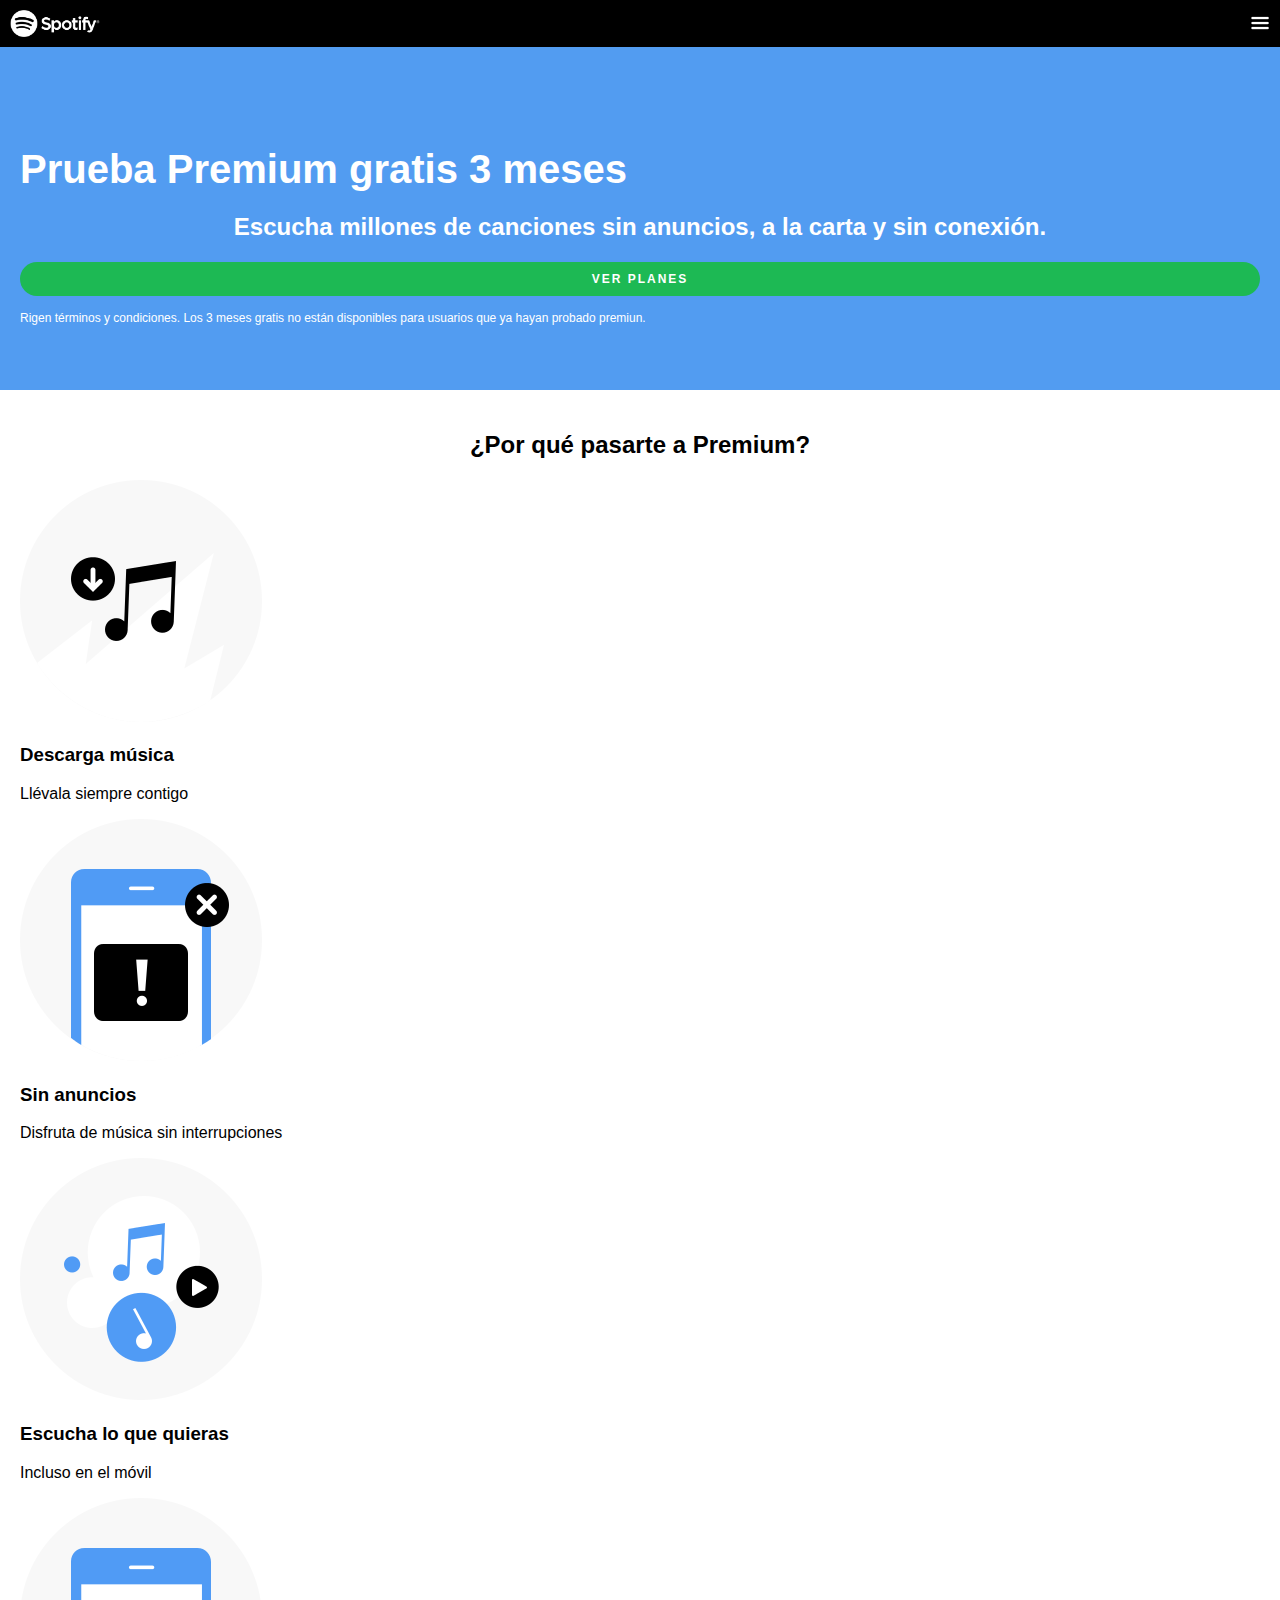
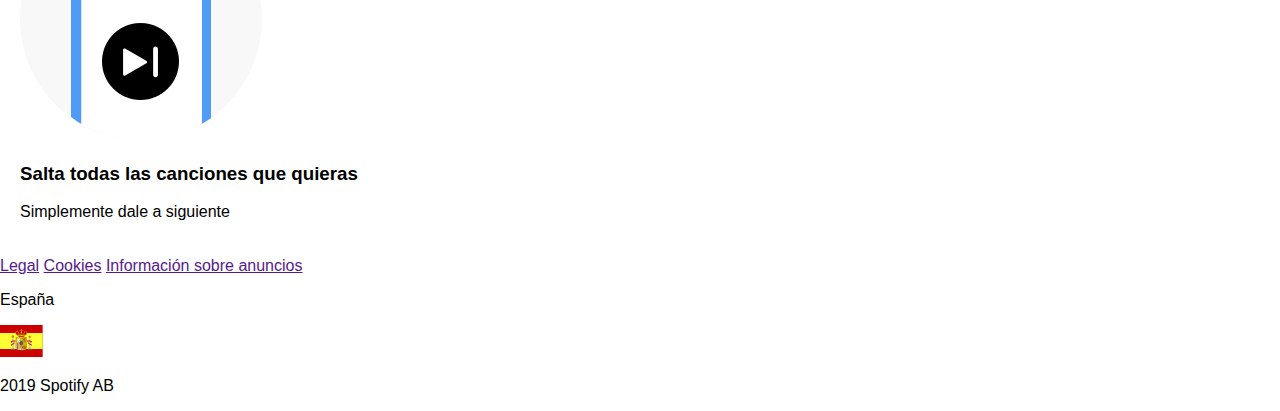
<file: index.html>
<!DOCTYPE html>
<html lang="es">

<head>
    <meta charset="UTF-8">
    <meta http-equiv="X-UA-Compatible" content="IE=edge">
    <meta name="viewport" content="width=device-width, initial-scale=1.0">
    <title>Spotify</title>
    <link rel="stylesheet" href="main.css">
</head>
<header>
    <img class="logo" src="./html-spotify/images/logo.png">
    <img class="menu" src="./html-spotify/images/menu-icon.png"> <!-- <nav> en móvil se muestra el icono hamburguesa
    <a href="">Premiun</a>
    <a href="">Ayuda</a>
    <a href="">Descargar</a>
    <a href="">Registrarse</a>
    <a href="">Iniciar sesión</a>
    </nav>-->
</header>

<body>
    <section class="section-1">
        <h1>Prueba Premium gratis 3 meses</h1>
        <h2>Escucha millones de canciones sin anuncios, a la carta y sin conexión.</h2>
        <button>VER PLANES</button>
        <p class="terminos">Rigen términos y condiciones. Los 3 meses gratis no están disponibles para usuarios que ya hayan probado
            premiun.
        </p>
    </section>
    <section class="section-2">
        <h2>¿Por qué pasarte a Premium?</h2>
        <article>
            <img src="./html-spotify/images/benefit-1.png" alt="nota musical para descargar música">
            <h3>Descarga música</h3>
            <p>Llévala siempre contigo</p>
        </article>
        <article>
            <img src="./html-spotify/images/benefit-2.png" alt="icono de sin anuncios">
            <h3>Sin anuncios</h3>
            <p>Disfruta de música sin interrupciones</p>
        </article>
        <article>
            <img src="./html-spotify/images/benefit-3.png" alt="iconos variados de música">
            <h3>Escucha lo que quieras</h3>
            <p>Incluso en el móvil</p>
        </article>
        <article>
            <img src="./html-spotify/images/benefit-4.png" alt="icono de saltar">
            <h3>Salta todas las canciones que quieras</h3>
            <p>Simplemente dale a siguiente</p>
        </article>
        <div></div>
    </section>
</body>

<footer>
    <nav>
        <a href="">Legal</a>
        <a href="">Cookies</a>
        <a href="">Información sobre anuncios</a>
    </nav>
    <div class="copyright">
        <p>España</p>
        <img src="./html-spotify/images/es.svg">
        <p>2019 Spotify AB</p>
    </div>
</footer>

</html>
</file>
<file: main.css>
* {
    padding: 0;
}

header {
    background-color: black;
    color: white;
    display: flex;
    flex-direction: row;
    justify-content: space-between;
    align-items: center;
    padding: 10px;
}
.logo {
    width: 90px;
    
}

.menu{
    width: 20px;
}

body {
    margin: 0;
    font-family: 'Roboto', Arial, sans-serif;
}

.section-1 {
    margin: 20px;
    padding:50px 20px;
}

h1 {
    padding-top: 50px;
    margin: 0;
    font-size: 40px;
}
button{
    background-color: #1DB954;
    color: white;
    padding: 10px 50px;
    width:100%;
    border: none;
    border-radius: 25px;
    font-size: 12px;
    letter-spacing: 2px;
    font-weight: 800;
    /*section-1: ancho 335px*/
}
.terminos{
    font-size: 12px; 
    line-height: 20px;
}

h2 {
    font-size: 18px;
    line-height: 30px;
}

.section-1 {
    background-color: #529CF1;
    color: white;
    margin: 0;
}

.section-2{
    padding: 20px;
}
h2{
    font-size: 24px;
    padding: 0 40px;
    text-align: center;
    font-weight: 800;
}
</file>
